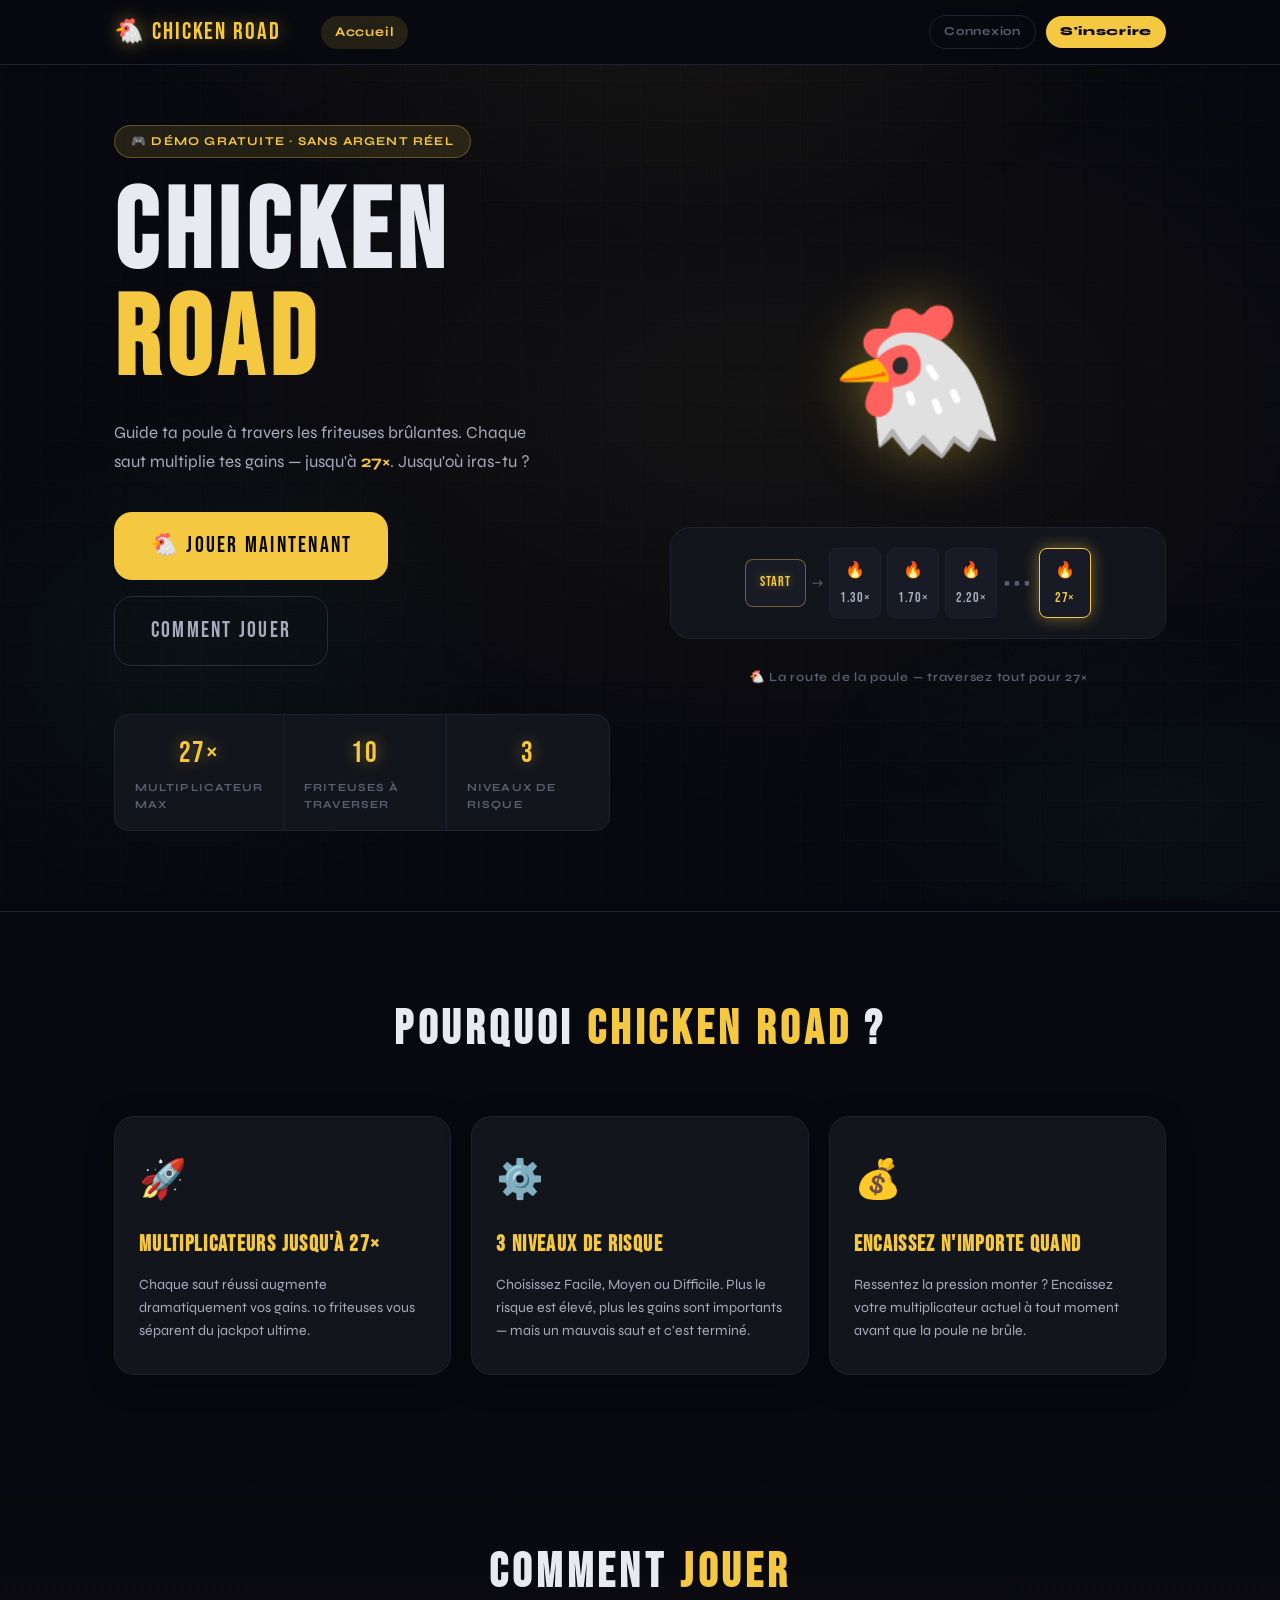
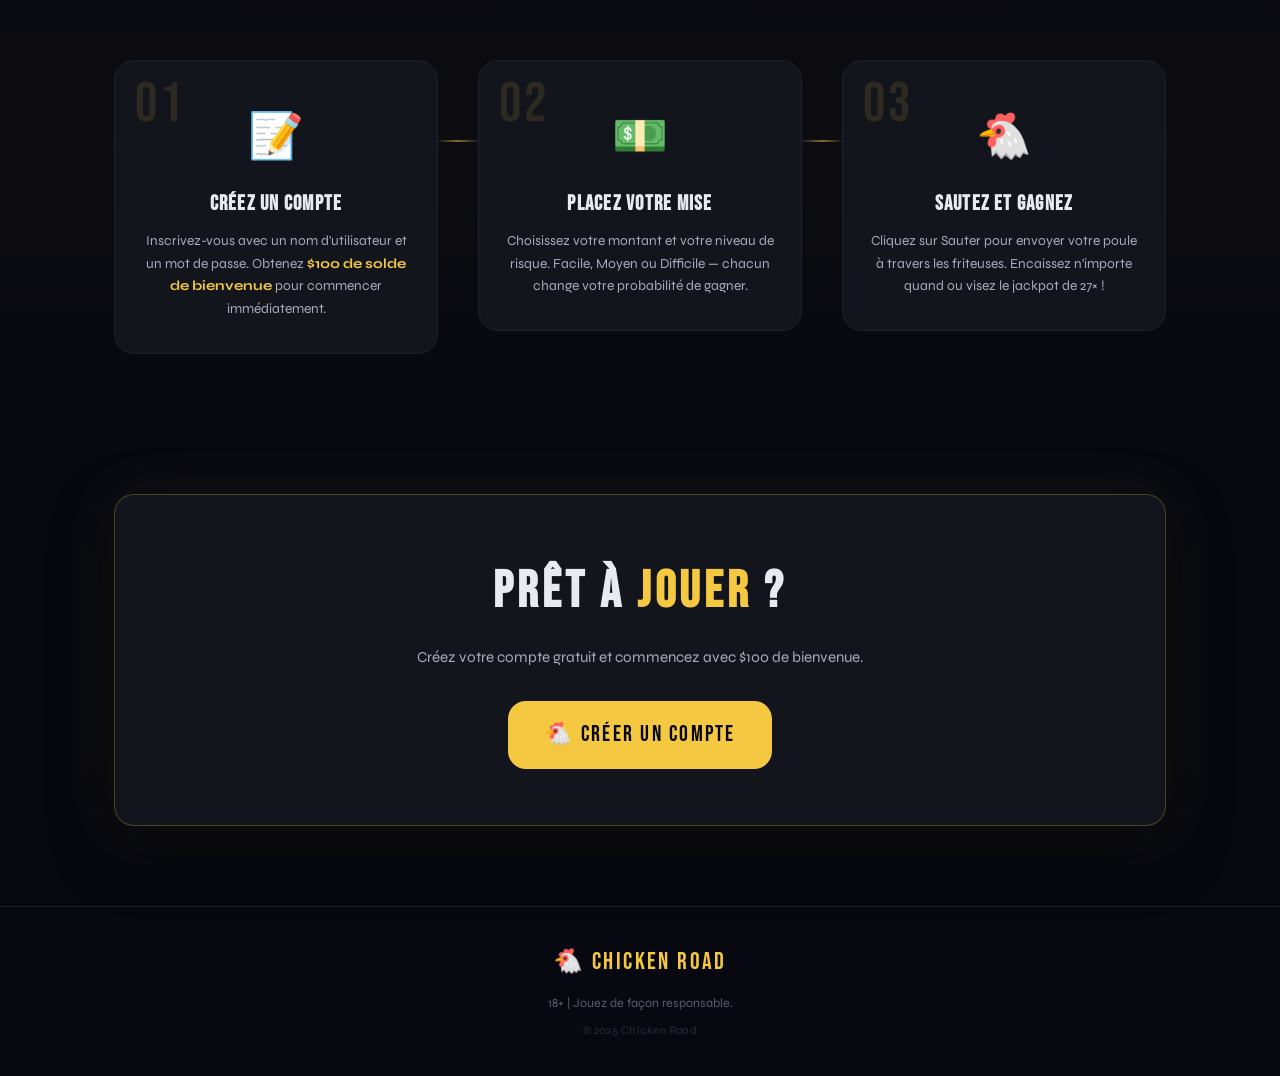
<file: chickenroad scam/index.html>
<!DOCTYPE html>
<html lang="fr">
<head>
  <meta charset="UTF-8"/>
  <meta name="viewport" content="width=device-width, initial-scale=1.0"/>
  <title>Chicken Road — Le jeu de saut ultime</title>
  <link rel="preconnect" href="https://fonts.googleapis.com">
  <link href="https://fonts.googleapis.com/css2?family=Bebas+Neue&family=Syne:wght@400;600;700;800&display=swap" rel="stylesheet">
  <link rel="stylesheet" href="css/global.css"/>
  <link rel="stylesheet" href="css/home.css"/>
</head>
<body>

  <!-- NAV (injected by JS) -->
  <header id="main-nav"></header>

  <!-- ══ HERO ══ -->
  <section class="hero">
    <div class="hero-bg"></div>
    <div class="container">

      <div class="hero-content">
        <div class="hero-badge">🎮 DÉMO GRATUITE · SANS ARGENT RÉEL</div>

        <h1 class="hero-title">
          CHICKEN<br>
          <span class="line-neon">ROAD</span>
        </h1>

        <p class="hero-sub">
          Guide ta poule à travers les friteuses brûlantes.
          Chaque saut multiplie tes gains — jusqu'à <strong style="color:var(--neon)">27×</strong>.
          Jusqu'où iras-tu ?
        </p>

        <div class="hero-cta">
          <a href="#" id="playBtn" class="btn-neon btn-lg">🐔 JOUER MAINTENANT</a>
          <a href="#how" class="btn-outline btn-lg">COMMENT JOUER</a>
        </div>

        <div class="hero-stats">
          <div class="hs-item">
            <span class="hs-val">27×</span>
            <span class="hs-label">Multiplicateur max</span>
          </div>
          <div class="hs-sep"></div>
          <div class="hs-item">
            <span class="hs-val">10</span>
            <span class="hs-label">Friteuses à traverser</span>
          </div>
          <div class="hs-sep"></div>
          <div class="hs-item">
            <span class="hs-val">3</span>
            <span class="hs-label">Niveaux de risque</span>
          </div>
        </div>
      </div>

      <div class="hero-visual">
        <div class="chicken-hero">🐔</div>
        <div class="road-preview">
          <div class="rp-platform start-plat">START</div>
          <div class="rp-arrow">→</div>
          <div class="rp-pan" style="--i:0"><div class="rp-flame">🔥</div><span>1.30×</span></div>
          <div class="rp-pan" style="--i:1"><div class="rp-flame">🔥</div><span>1.70×</span></div>
          <div class="rp-pan" style="--i:2"><div class="rp-flame">🔥</div><span>2.20×</span></div>
          <div class="rp-dots">•••</div>
          <div class="rp-pan jackpot"><div class="rp-flame">🔥</div><span>27×</span></div>
        </div>
        <p class="visual-caption">🐔 La route de la poule — traversez tout pour 27×</p>
      </div>

    </div>
  </section>

  <!-- ══ FEATURES ══ -->
  <section class="features">
    <div class="container">
      <h2 class="section-title">POURQUOI <span class="accent">CHICKEN ROAD</span> ?</h2>
      <div class="features-grid">

        <div class="feat-card">
          <div class="feat-icon">🚀</div>
          <h3>Multiplicateurs jusqu'à 27×</h3>
          <p>Chaque saut réussi augmente dramatiquement vos gains. 10 friteuses vous séparent du jackpot ultime.</p>
        </div>

        <div class="feat-card">
          <div class="feat-icon">⚙️</div>
          <h3>3 Niveaux de risque</h3>
          <p>Choisissez Facile, Moyen ou Difficile. Plus le risque est élevé, plus les gains sont importants — mais un mauvais saut et c'est terminé.</p>
        </div>

        <div class="feat-card">
          <div class="feat-icon">💰</div>
          <h3>Encaissez n'importe quand</h3>
          <p>Ressentez la pression monter ? Encaissez votre multiplicateur actuel à tout moment avant que la poule ne brûle.</p>
        </div>

      </div>
    </div>
  </section>

  <!-- ══ HOW TO PLAY ══ -->
  <section class="how" id="how">
    <div class="container">
      <h2 class="section-title">COMMENT <span class="accent">JOUER</span></h2>
      <div class="steps">

        <div class="step">
          <div class="step-num">01</div>
          <div class="step-icon">📝</div>
          <h3>Créez un compte</h3>
          <p>Inscrivez-vous avec un nom d'utilisateur et un mot de passe. Obtenez <strong style="color:var(--neon)">$100 de solde de bienvenue</strong> pour commencer immédiatement.</p>
        </div>

        <div class="step-line"></div>

        <div class="step">
          <div class="step-num">02</div>
          <div class="step-icon">💵</div>
          <h3>Placez votre mise</h3>
          <p>Choisissez votre montant et votre niveau de risque. Facile, Moyen ou Difficile — chacun change votre probabilité de gagner.</p>
        </div>

        <div class="step-line"></div>

        <div class="step">
          <div class="step-num">03</div>
          <div class="step-icon">🐔</div>
          <h3>Sautez et gagnez</h3>
          <p>Cliquez sur Sauter pour envoyer votre poule à travers les friteuses. Encaissez n'importe quand ou visez le jackpot de 27× !</p>
        </div>

      </div>
    </div>
  </section>

  <!-- ══ CTA ══ -->
  <section class="cta-banner">
    <div class="container">
      <div class="cta-inner">
        <h2>PRÊT À <span style="color:var(--neon)">JOUER</span> ?</h2>
        <p>Créez votre compte gratuit et commencez avec $100 de bienvenue.</p>
        <div class="cta-buttons">
          <a href="#" id="ctaPlayBtn" class="btn-neon btn-lg">🐔 COMMENCER À JOUER</a>
          <a href="add-funds.html" id="ctaFundsBtn" class="btn-outline btn-lg" style="display:none">💰 AJOUTER DES FONDS</a>
        </div>
      </div>
    </div>
  </section>

  <!-- ══ FOOTER ══ -->
  <footer class="site-footer">
    <div class="container">
      <div class="footer-logo">🐔 CHICKEN ROAD</div>
      <p class="footer-warning">18+ | Jouez de façon responsable.</p>
      <p class="footer-copy">© 2025 Chicken Road</p>
    </div>
  </footer>

  <script src="js/utils.js"></script>
  <script>
    // Render nav
    renderNav('home');

    // Routing buttons based on auth state
    const logged = isLoggedIn();
    document.getElementById('playBtn').href    = logged ? 'game.html' : 'auth.html?tab=register';
    document.getElementById('ctaPlayBtn').href = logged ? 'game.html' : 'auth.html?tab=register';
    document.getElementById('ctaPlayBtn').textContent = logged ? '🎮 JOUER MAINTENANT' : '🐔 CRÉER UN COMPTE';

    if (logged) {
      document.getElementById('ctaFundsBtn').style.display = 'inline-flex';
    }
  </script>

</body>
</html>
</file>
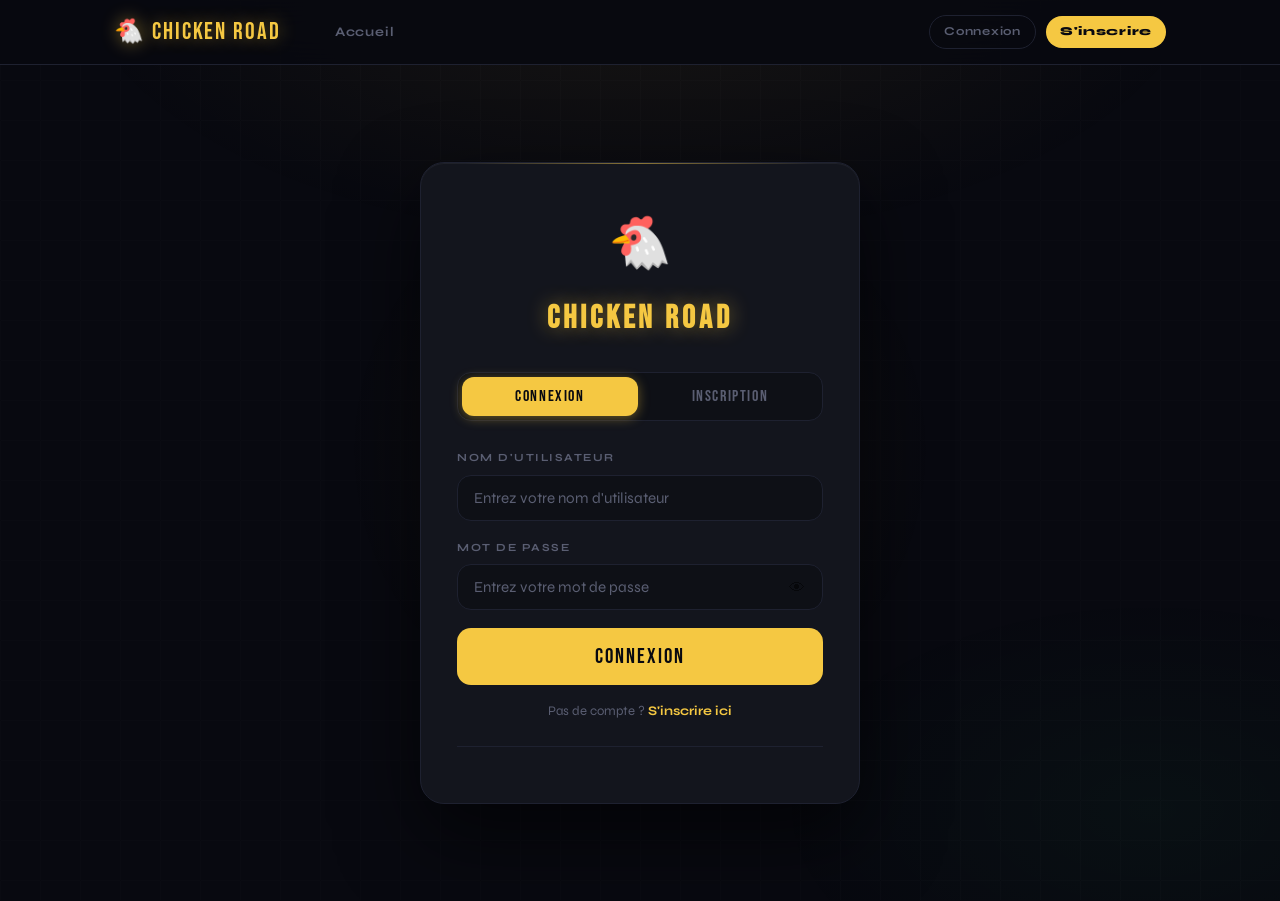
<file: chickenroad scam/add-funds.html>
<!DOCTYPE html>
<html lang="fr">
<head>
  <meta charset="UTF-8"/>
  <meta name="viewport" content="width=device-width, initial-scale=1.0"/>
  <title>Chicken Road — Ajouter des fonds</title>
  <link rel="preconnect" href="https://fonts.googleapis.com">
  <link href="https://fonts.googleapis.com/css2?family=Bebas+Neue&family=Syne:wght@400;600;700;800&display=swap" rel="stylesheet">
  <link rel="stylesheet" href="css/global.css"/>
  <link rel="stylesheet" href="css/funds.css"/>
</head>
<body>

  <!-- NAV -->
  <header id="main-nav"></header>

  <main class="funds-page">
    <div class="container">

      <!-- HEADER -->
      <div class="funds-header">
        <h1>AJOUTER DES FONDS</h1>
        <p>Rechargez votre portefeuille maintenant !</p>
      </div>

      <!-- BALANCE CARD -->
      <div class="balance-card">
        <div class="bc-left">
          <div class="bc-label">SOLDE ACTUEL</div>
          <div class="bc-amount">$<span id="displayBalance">0.00</span></div>
        </div>
        <div class="bc-right">
          <div class="bc-status"><span class="bc-dot"></span> COMPTE ACTIF</div>
          <a href="game.html" class="bc-play-btn">🎮 JOUER MAINTENANT</a>
        </div>
      </div>


      <!-- DEPOSIT CARD -->
      <div class="deposit-card">

        <!-- AMOUNT -->
        <div class="slabel">MONTANT DU DÉPÔT</div>
        <div class="amount-grid">
          <button class="amount-btn" onclick="selectPresetAmount(this, 20)">$20</button>
          <button class="amount-btn" onclick="selectPresetAmount(this, 50)">$50</button>
          <button class="amount-btn" onclick="selectPresetAmount(this, 100)">$100</button>
          <button class="amount-btn" onclick="selectPresetAmount(this, 200)">$200</button>
        </div>

        <div class="custom-amount-wrap">
          <span class="ca-sign">$</span>
          <input
            class="ca-input"
            id="customAmountInput"
            type="number"
            min="1"
            max="10000"
            placeholder="Montant personnalisé..."
            oninput="onCustomAmountInput(event)"
          />
        </div>

        <hr class="deposit-divider"/>

        <!-- PAYMENT METHODS -->
        <div class="slabel">MÉTHODE DE PAIEMENT</div>
        <div class="methods-list">

          <div class="method-item active" data-method="paypal" onclick="selectMethod(this, 'paypal')">
            <div class="mi-icon">🅿️</div>
            <div class="mi-info">
              <div class="mi-name">PayPal/div>
              <div class="mi-sub">Dépôt instantané</div>
            </div>
            <span class="mi-badge">RAPIDE</span>
            <div class="mi-radio"></div>
          </div>

          <div class="method-item" data-method="crypto" onclick="selectMethod(this, 'crypto')">
            <div class="mi-icon">₿</div>
            <div class="mi-info">
              <div class="mi-name">Crypto</div>
              <div class="mi-sub">BTC · ETH · USDT</div>
            </div>
            <span class="mi-badge">INSTANTANE</span>
            <div class="mi-radio"></div>
          </div>

        </div>

        <!-- ORDER SUMMARY -->
        <div class="order-summary">
          <div class="os-row">
            <span>Montant du dépôt</span>
            <span id="sumAmount">—</span>
          </div>
          <div class="os-row">
            <span>Frais de traitement</span>
            <span class="os-free">GRATUIT</span>
          </div>
          <div class="os-row total">
            <span>Vous recevez</span>
            <span class="os-val" id="sumTotal">$0.00</span>
          </div>
        </div>

        <!-- SUBMIT -->
        <button
          class="btn-neon btn-full"
          id="depositBtn"
          disabled
        >
          💳 DÉPÔT
        </button>

      </div>

      <!-- HISTORY -->
      <div class="deposit-history">
        <div class="slabel">HISTORIQUE DES DÉPÔTS</div>
        <div class="dh-list" id="depositHistoryList">
          <div class="dh-empty">Aucun dépôt effectué pour l'instant.</div>
        </div>
      </div>

    </div>
  </main>

  <script src="js/utils.js"></script>
  <script src="js/funds.js"></script>
  <script>
    // Auth guard
    if (!requireAuth()) { /* redirected */ }

    // Render nav
    renderNav('funds');
  </script>

</body>
</html>
</file>
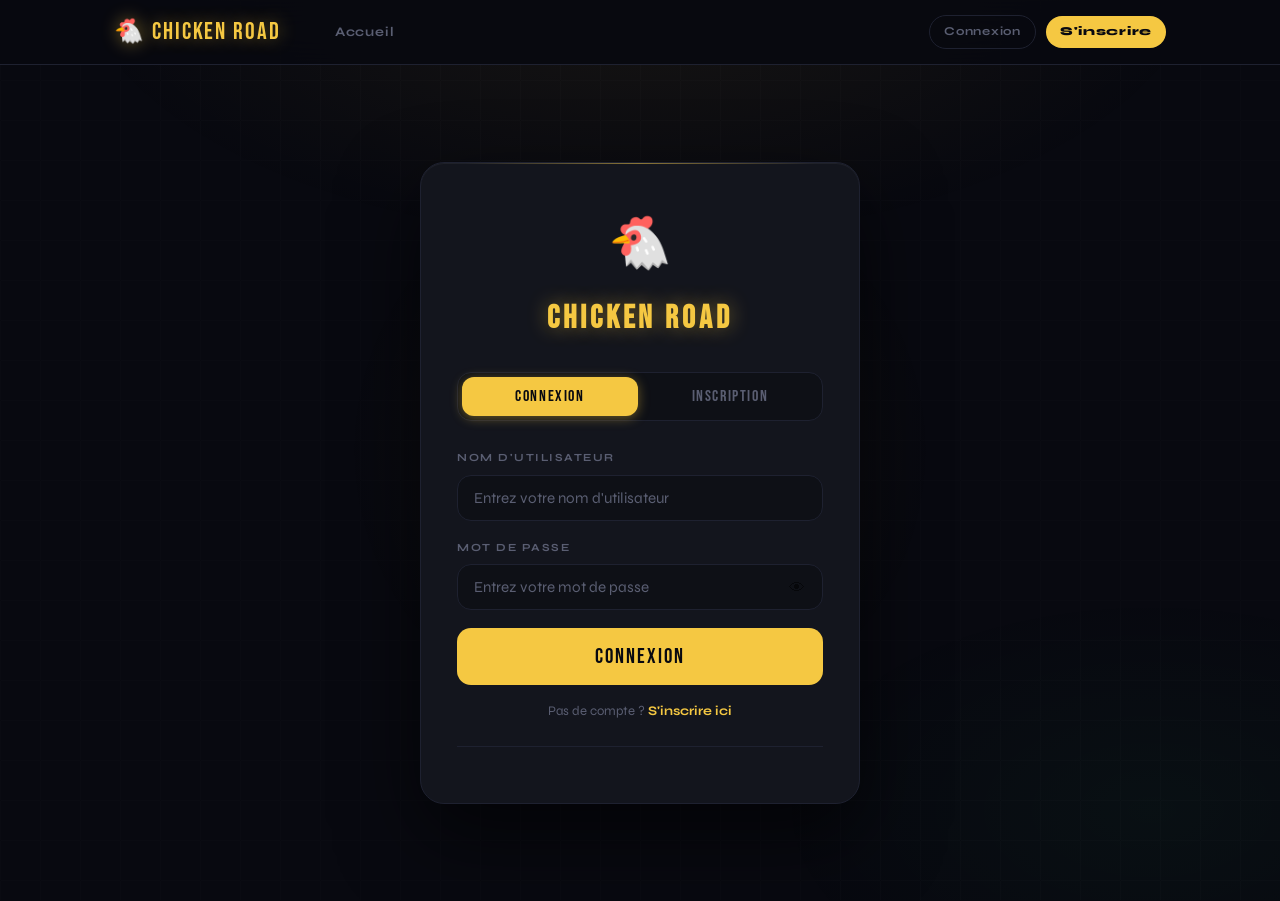
<file: chickenroad scam/auth.html>
<!DOCTYPE html>
<html lang="fr">
<head>
  <meta charset="UTF-8"/>
  <meta name="viewport" content="width=device-width, initial-scale=1.0"/>
  <title>Chicken Road — Connexion / Inscription</title>
  <link rel="preconnect" href="https://fonts.googleapis.com">
  <link href="https://fonts.googleapis.com/css2?family=Bebas+Neue&family=Syne:wght@400;600;700;800&display=swap" rel="stylesheet">
  <link rel="stylesheet" href="css/global.css"/>
  <link rel="stylesheet" href="css/auth.css"/>
</head>
<body>

  <!-- NAV -->
  <header id="main-nav"></header>

  <main class="auth-page">
    <div class="auth-card">

      <span class="auth-logo">🐔</span>
      <h1 class="auth-title">CHICKEN ROAD</h1>

      <!-- TABS -->
      <div class="auth-tabs">
        <button class="auth-tab active" id="tab-login"    onclick="switchTab('login')">CONNEXION</button>
        <button class="auth-tab"        id="tab-register" onclick="switchTab('register')">INSCRIPTION</button>
      </div>

      <!-- ═══ LOGIN FORM ═══ -->
      <form class="auth-form" id="loginForm" onsubmit="handleLogin(event)" novalidate>

        <div class="field-group">
          <label class="field-label" for="loginUsername">NOM D'UTILISATEUR</label>
          <input
            class="field-input"
            id="loginUsername"
            type="text"
            placeholder="Entrez votre nom d'utilisateur"
            autocomplete="username"
            spellcheck="false"
          />
        </div>

        <div class="field-group">
          <label class="field-label" for="loginPassword">MOT DE PASSE</label>
          <div class="field-password">
            <input
              class="field-input"
              id="loginPassword"
              type="password"
              placeholder="Entrez votre mot de passe"
              autocomplete="current-password"
            />
            <button type="button" class="pwd-toggle" onclick="togglePwd('loginPassword', this)" aria-label="Afficher/masquer">👁</button>
          </div>
        </div>

        <div class="field-error" id="loginError"></div>

        <button type="submit" class="btn-neon btn-full">CONNEXION</button>

        <p class="auth-switch">
          Pas de compte ?
          <a onclick="switchTab('register')" role="button" tabindex="0">S'inscrire ici</a>
        </p>

      </form>

      <!-- ═══ REGISTER FORM ═══ -->
      <form class="auth-form hidden" id="registerForm" onsubmit="handleRegister(event)" novalidate>

        <div class="field-group">
          <label class="field-label" for="regUsername">NOM D'UTILISATEUR</label>
          <input
            class="field-input"
            id="regUsername"
            type="text"
            placeholder="Choisissez un nom (3-20 caractères)"
            autocomplete="username"
            spellcheck="false"
            maxlength="20"
          />
          <div class="field-hint">Lettres, chiffres et _ uniquement</div>
        </div>

        <div class="field-group">
          <label class="field-label" for="regPassword">MOT DE PASSE</label>
          <div class="field-password">
            <input
              class="field-input"
              id="regPassword"
              type="password"
              placeholder="Min. 6 caractères"
              autocomplete="new-password"
            />
            <button type="button" class="pwd-toggle" onclick="togglePwd('regPassword', this)" aria-label="Afficher/masquer">👁</button>
          </div>
          <div class="pwd-strength"><div class="pwd-strength-bar" id="pwdStrengthBar"></div></div>
          <div class="pwd-hint" id="pwdHint"></div>
        </div>

        <div class="field-group">
          <label class="field-label" for="regConfirm">CONFIRMER LE MOT DE PASSE</label>
          <div class="field-password">
            <input
              class="field-input"
              id="regConfirm"
              type="password"
              placeholder="Répétez votre mot de passe"
              autocomplete="new-password"
            />
            <button type="button" class="pwd-toggle" onclick="togglePwd('regConfirm', this)" aria-label="Afficher/masquer">👁</button>
          </div>
        </div>

        <div class="field-error" id="registerError"></div>

        <div class="welcome-bonus">
          🎁 Recevez peut-être <strong>$100 de solde de bienvenue</strong> à l'inscription !
        </div>

        <button type="submit" class="btn-neon btn-full">CRÉER UN COMPTE</button>

        <p class="auth-switch">
          Déjà un compte ?
          <a onclick="switchTab('login')" role="button" tabindex="0">Se connecter ici</a>
        </p>

      </form>

      <p class="auth-demo-notice">
      </p>

    </div>
  </main>

  <script src="js/utils.js"></script>
  <script src="js/auth.js"></script>
  <script>
    // Render nav (not logged in)
    renderNav('');

    // If already logged in, redirect
    if (isLoggedIn()) {
      window.location.href = 'game.html';
    }

    // Check URL param for tab
    const urlParams = new URLSearchParams(window.location.search);
    const tab = urlParams.get('tab');
    if (tab === 'register') {
      switchTab('register');
    }

    // Allow Enter key to switch tab links
    document.querySelectorAll('.auth-switch a[role="button"]').forEach(el => {
      el.addEventListener('keydown', e => {
        if (e.code === 'Enter' || e.code === 'Space') {
          e.preventDefault(); el.click();
        }
      });
    });
  </script>

</body>
</html>
</file>
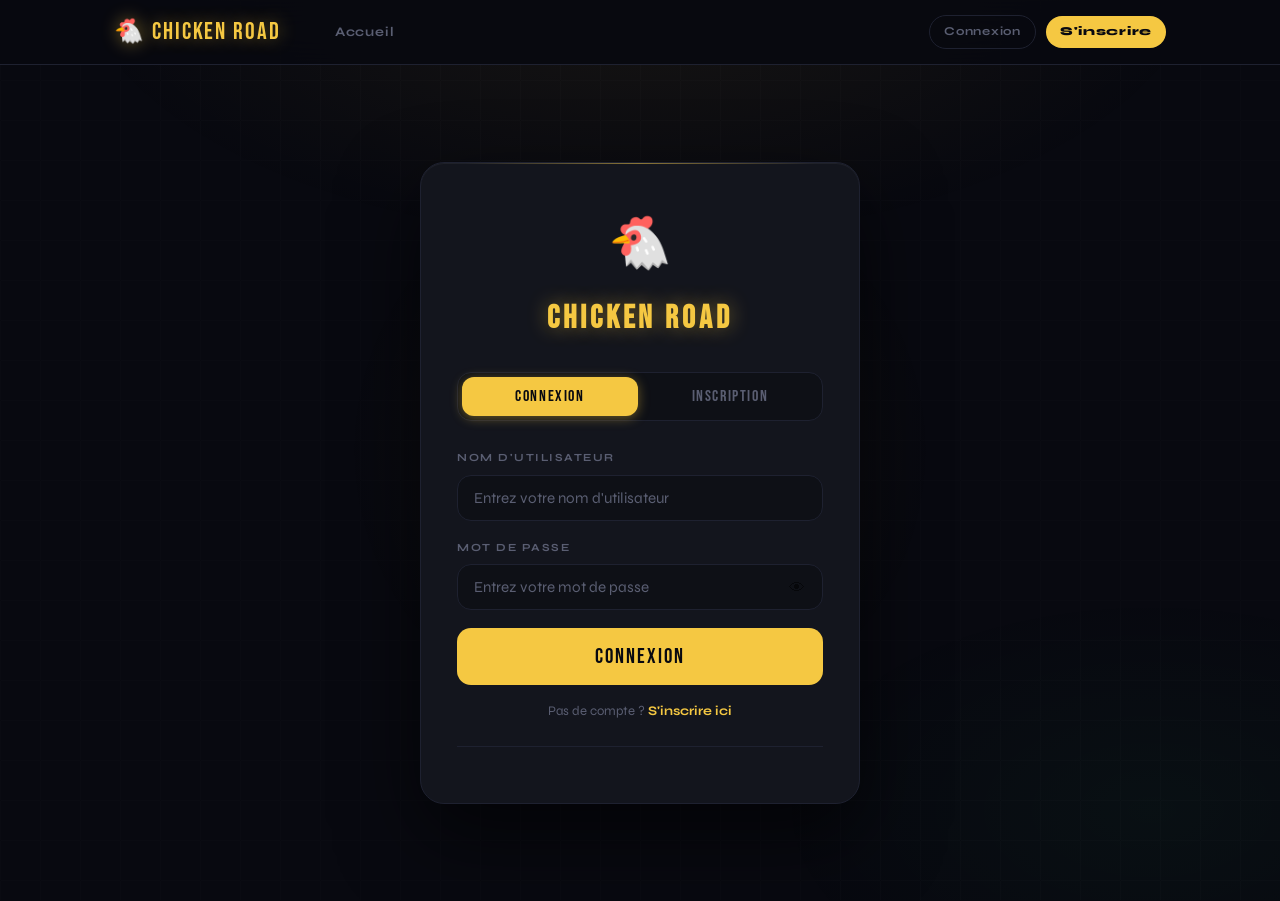
<file: chickenroad scam/game.html>
<!DOCTYPE html>
<html lang="fr">
<head>
  <meta charset="UTF-8"/>
  <meta name="viewport" content="width=device-width, initial-scale=1.0"/>
  <title>Chicken Road — Jouer</title>
  <link rel="preconnect" href="https://fonts.googleapis.com">
  <link href="https://fonts.googleapis.com/css2?family=Bebas+Neue&family=Syne:wght@400;600;700;800&display=swap" rel="stylesheet">
  <link rel="stylesheet" href="css/global.css"/>
  <link rel="stylesheet" href="css/game.css"/>
</head>
<body>

  <!-- NAV -->
  <header id="main-nav"></header>

  <div class="game-page">
    <div class="container">

      <!-- PAGE HEADER -->
      <div class="game-header">
        <h1>🐔 CHICKEN ROAD</h1>
        <div class="live-badge">
          <span class="live-dot"></span>
          DÉMO EN DIRECT
        </div>
      </div>

      <div class="game-columns">

        <!-- ══ ARENA ══ -->
        <div class="arena-wrap" id="arenaWrap">

          <div class="arena-topbar">
            <span class="arena-title">Route de la Poule</span>
            <span class="arena-hint">ESPACE / → pour sauter · C pour encaisser</span>
          </div>

          <!-- Canvas -->
          <canvas id="gameCanvas"></canvas>

          <!-- Result overlay -->
          <div class="result-overlay" id="overlay">
            <div class="ro-emoji"  id="ov-emoji">🎉</div>
            <div class="ro-title"  id="ov-title">ENCAISSÉ !</div>
            <div class="ro-sub"    id="ov-sub">Encaissé à 4.20×</div>
            <div class="ro-amount" id="ov-amount">+$84.00</div>
            <button class="ro-btn" onclick="resetGame()">REJOUER</button>
          </div>

          <!-- Multiplier trail -->
          <div class="mult-trail" id="multTrail"></div>

        </div>

        <!-- ══ SIDEBAR ══ -->
        <div class="sidebar">

          <!-- BET PANEL -->
          <div class="s-card">
            <div class="slabel">MISE</div>
            <div class="bet-wrap">
              <span class="bet-sign">$</span>
              <input
                class="bet-input"
                id="betInput"
                type="number"
                min="1"
                placeholder="0.00"
                value="10"
              />
            </div>

            <div class="bet-chips">
              <button class="chip" onclick="addBet(5)">+5</button>
              <button class="chip" onclick="addBet(10)">+10</button>
              <button class="chip" onclick="addBet(25)">+25</button>
              <button class="chip" onclick="setBet('half')">½</button>
              <button class="chip" onclick="setBet('double')">2×</button>
            </div>

            <!-- DIFFICULTY -->
            <div class="slabel">NIVEAU DE RISQUE</div>
            <div class="diff-grid">
              <button class="diff-btn active" data-diff="easy" onclick="setDiff(this)">
                FACILE
                <span class="diff-risk">Risque faible</span>
              </button>
              <button class="diff-btn" data-diff="medium" onclick="setDiff(this)">
                MOYEN
                <span class="diff-risk">Risque moyen</span>
              </button>
              <button class="diff-btn" data-diff="hard" onclick="setDiff(this)">
                DIFFICILE
                <span class="diff-risk">Risque élevé</span>
              </button>
            </div>

            <!-- LIVE STATS -->
            <div class="stats-grid">
              <div class="stat-box">
                <div class="sl">MULTIPLICATEUR</div>
                <div class="sv neon" id="statMult">1.00×</div>
              </div>
              <div class="stat-box">
                <div class="sl">GAIN POTENTIEL</div>
                <div class="sv green" id="statWin">$10.00</div>
              </div>
              <div class="stat-box">
                <div class="sl">SAUTS</div>
                <div class="sv" id="statJumps">0</div>
              </div>
              <div class="stat-box">
                <div class="sl">PROCHAIN</div>
                <div class="sv" id="statNext">1.30×</div>
              </div>
            </div>

            <!-- ACTIONS -->
            <button class="btn-neon btn-full" id="startBtn" onclick="startGame()">
              🐔 LANCER LA PARTIE
            </button>
            <button class="jump-btn" id="jumpBtn" onclick="doJump()">
              SAUTER →
            </button>
            <button class="cashout-btn" id="cashoutBtn" onclick="doCashout()">
              💰 ENCAISSER
            </button>

            <div class="kbd-hint">
              <kbd class="kbd">ESPACE</kbd> sauter &nbsp;·&nbsp;
              <kbd class="kbd">C</kbd> encaisser
            </div>
          </div>

          <!-- HISTORY -->
          <div class="s-card">
            <div class="slabel">DERNIÈRES PARTIES</div>
            <div class="history-list" id="historyList">
              <div class="h-empty">Aucune partie jouée.</div>
            </div>
          </div>

          

        </div>

      </div>
    </div>
  </div>

  <script src="js/utils.js"></script>
  <script src="js/game.js"></script>
  <script>
    // Auth guard — redirect to login if not connected
    if (!requireAuth()) { /* redirected */ }

    // Render nav
    renderNav('game');
  </script>

</body>
</html>
</file>
<file: chickenroad scam/css/global.css>
/* ══════════════════════════════════════════════════
   CHICKEN ROAD — Global Styles
   Variables · Reset · Nav · Buttons · Toast · Utils
══════════════════════════════════════════════════ */

@import url('https://fonts.googleapis.com/css2?family=Bebas+Neue&family=Syne:wght@400;600;700;800&display=swap');

/* ── CSS Variables ───────────────────────────────── */
:root {
  --bg:         #080910;
  --surface:    #0e1016;
  --card:       #13151d;
  --card2:      #181b25;
  --border:     #1e2130;
  --border2:    #272b3a;

  --neon:       #f5c842;
  --neon-dim:   rgba(245, 200, 66, 0.12);
  --neon-glow:  rgba(245, 200, 66, 0.45);
  --neon-dark:  rgba(245, 200, 66, 0.06);

  --green:      #39ff8f;
  --green-dim:  rgba(57, 255, 143, 0.12);
  --green-glow: rgba(57, 255, 143, 0.4);

  --red:        #ff4055;
  --red-dim:    rgba(255, 64, 85, 0.12);

  --orange:     #ff8c42;
  --blue:       #42c4ff;

  --text:       #e8eaf2;
  --text2:      #a8abbe;
  --muted:      #5a5e72;

  --r:          14px;
  --r-lg:       20px;
  --r-sm:       8px;

  --fh: 'Bebas Neue', sans-serif;
  --fb: 'Syne', sans-serif;

  --nav-h: 64px;
  --max-w: 1100px;
}

/* ── Reset ───────────────────────────────────────── */
*, *::before, *::after { box-sizing: border-box; margin: 0; padding: 0; }
html { scroll-behavior: smooth; font-size: 16px; }
body {
  background: var(--bg);
  color: var(--text);
  font-family: var(--fb);
  min-height: 100vh;
  overflow-x: hidden;
  line-height: 1.6;
}
a { color: inherit; text-decoration: none; }
button { font-family: var(--fb); cursor: pointer; }
input, textarea { font-family: var(--fb); }
img { max-width: 100%; display: block; }

/* ── Global BG atmosphere ───────────────────────── */
body::before {
  content: '';
  position: fixed; inset: 0; z-index: 0; pointer-events: none;
  background:
    radial-gradient(ellipse 70% 50% at 50% -5%, rgba(245,200,66,.07) 0%, transparent 65%),
    radial-gradient(ellipse 50% 40% at 90% 90%, rgba(57,255,143,.03) 0%, transparent 60%),
    url("data:image/svg+xml,%3Csvg width='40' height='40' viewBox='0 0 40 40' xmlns='http://www.w3.org/2000/svg'%3E%3Cg fill='%23ffffff' fill-opacity='0.013'%3E%3Cpath d='M0 0h40v1H0zM0 0v40h1V0z'/%3E%3C/g%3E%3C/svg%3E");
}

/* ── Container ───────────────────────────────────── */
.container {
  max-width: var(--max-w);
  margin: 0 auto;
  padding: 0 24px;
}

/* ══════════════════════════════════════════════════
   NAVIGATION
══════════════════════════════════════════════════ */
#main-nav {
  position: sticky; top: 0; z-index: 200;
  background: rgba(8, 9, 16, 0.92);
  backdrop-filter: blur(20px);
  border-bottom: 1px solid var(--border);
}
.nav-inner {
  max-width: var(--max-w);
  margin: 0 auto;
  display: flex;
  align-items: center;
  height: var(--nav-h);
  padding: 0 24px;
  gap: 16px;
}
.nav-logo {
  display: flex; align-items: center; gap: 8px;
  font-family: var(--fh);
  font-size: 1.5rem;
  letter-spacing: .08em;
  color: var(--neon);
  text-shadow: 0 0 18px var(--neon-glow);
  flex-shrink: 0;
}
.nav-links {
  display: flex; align-items: center; gap: 4px;
  margin-left: 24px;
}
.nav-link {
  padding: 6px 14px;
  border-radius: 40px;
  font-size: .82rem;
  font-weight: 700;
  letter-spacing: .06em;
  color: var(--muted);
  transition: all .18s;
}
.nav-link:hover { color: var(--text); background: var(--card); }
.nav-link.active { color: var(--neon); background: var(--neon-dim); }

.nav-right {
  margin-left: auto;
  display: flex; align-items: center; gap: 10px;
}
.nav-wallet {
  display: flex; align-items: center; gap: 8px;
  background: var(--card);
  border: 1px solid var(--border);
  border-radius: 40px;
  padding: 6px 16px;
  font-size: .82rem;
  font-weight: 700;
  letter-spacing: .04em;
  color: var(--neon);
}
.wallet-dot {
  width: 7px; height: 7px; border-radius: 50%;
  background: var(--green);
  box-shadow: 0 0 8px var(--green-glow);
  animation: blink 2s infinite;
}
.nav-user {
  display: flex; align-items: center; gap: 8px;
  font-size: .82rem; font-weight: 700; color: var(--text2);
}
.user-avatar {
  width: 30px; height: 30px; border-radius: 50%;
  background: var(--neon-dim);
  border: 1px solid var(--neon);
  display: flex; align-items: center; justify-content: center;
  font-size: .8rem; font-weight: 800; color: var(--neon);
}
.nav-logout {
  background: transparent;
  border: 1px solid var(--border);
  border-radius: 40px;
  padding: 5px 14px;
  font-size: .75rem; font-weight: 700;
  letter-spacing: .06em;
  color: var(--muted);
  transition: all .18s;
}
.nav-logout:hover { border-color: var(--red); color: var(--red); }

/* Mobile hamburger */
.nav-hamburger {
  display: none;
  background: none; border: none;
  font-size: 1.4rem; color: var(--text);
  margin-left: auto;
}
.nav-mobile {
  display: none;
  flex-direction: column; gap: 2px;
  padding: 12px 20px 16px;
  border-top: 1px solid var(--border);
  background: rgba(8,9,16,.98);
}
.nav-mobile.open { display: flex; }
.nav-mobile a, .nav-mobile button {
  padding: 10px 16px;
  border-radius: var(--r-sm);
  font-weight: 700; font-size: .9rem;
  color: var(--text2); background: none; border: none; text-align: left;
  transition: all .15s;
}
.nav-mobile a:hover, .nav-mobile button:hover {
  color: var(--neon); background: var(--neon-dim);
}

/* ══════════════════════════════════════════════════
   BUTTONS
══════════════════════════════════════════════════ */
.btn-neon {
  display: inline-flex; align-items: center; justify-content: center; gap: 8px;
  background: var(--neon);
  border: none; border-radius: var(--r);
  padding: 13px 28px;
  font-family: var(--fh);
  font-size: 1.2rem; letter-spacing: .1em;
  color: #080910;
  cursor: pointer;
  transition: all .22s;
  position: relative; overflow: hidden;
}
.btn-neon::before {
  content: '';
  position: absolute; inset: 0;
  background: linear-gradient(90deg, transparent, rgba(255,255,255,.25), transparent);
  transform: translateX(-100%); transition: transform .5s;
}
.btn-neon:hover {
  box-shadow: 0 0 36px var(--neon-glow), 0 8px 24px rgba(245,200,66,.3);
  transform: translateY(-2px);
}
.btn-neon:hover::before { transform: translateX(100%); }
.btn-neon:active { transform: translateY(0); }
.btn-neon:disabled { opacity: .35; cursor: not-allowed; transform: none; box-shadow: none; }

.btn-neon.btn-lg { padding: 16px 36px; font-size: 1.4rem; border-radius: calc(var(--r) + 4px); }
.btn-neon.btn-full { width: 100%; font-size: 1.3rem; padding: 16px; }
.btn-neon.btn-sm { padding: 8px 18px; font-size: 1rem; }

.btn-outline {
  display: inline-flex; align-items: center; justify-content: center;
  background: transparent;
  border: 1px solid var(--border2); border-radius: var(--r);
  padding: 13px 28px;
  font-family: var(--fh);
  font-size: 1.2rem; letter-spacing: .1em;
  color: var(--text2);
  cursor: pointer; transition: all .2s;
}
.btn-outline:hover { border-color: var(--neon); color: var(--neon); background: var(--neon-dim); }
.btn-outline.btn-lg { padding: 16px 36px; font-size: 1.4rem; border-radius: calc(var(--r) + 4px); }
.btn-outline.btn-full { width: 100%; margin-top: 10px; font-size: 1.2rem; padding: 14px; }

.btn-ghost {
  display: inline-flex; align-items: center; justify-content: center;
  background: var(--card);
  border: 1px solid var(--border); border-radius: var(--r);
  padding: 10px 20px;
  font-weight: 700; font-size: .85rem; letter-spacing: .05em;
  color: var(--text2); cursor: pointer; transition: all .18s;
}
.btn-ghost:hover { border-color: var(--border2); color: var(--text); }

.btn-outline-sm {
  display: inline-flex; align-items: center;
  background: transparent;
  border: 1px solid var(--border); border-radius: 40px;
  padding: 6px 14px; font-size: .75rem; font-weight: 700;
  letter-spacing: .06em; color: var(--muted); transition: all .18s;
}
.btn-outline-sm:hover { border-color: var(--neon); color: var(--neon); }

.btn-neon-sm {
  display: inline-flex; align-items: center;
  background: var(--neon); border: none; border-radius: 40px;
  padding: 6px 14px; font-size: .75rem; font-weight: 800;
  letter-spacing: .06em; color: #080910; transition: all .18s;
}
.btn-neon-sm:hover { box-shadow: 0 0 18px var(--neon-glow); }

.btn-green {
  display: inline-flex; align-items: center; justify-content: center;
  background: transparent;
  border: 2px solid var(--green); border-radius: var(--r);
  padding: 13px 28px;
  font-family: var(--fh);
  font-size: 1.2rem; letter-spacing: .1em;
  color: var(--green); cursor: pointer; transition: all .22s;
}
.btn-green:hover { background: var(--green-dim); box-shadow: 0 0 24px var(--green-glow); }
.btn-green.btn-full { width: 100%; font-size: 1.3rem; padding: 16px; }
.btn-green:disabled { opacity: .3; cursor: not-allowed; }

/* ══════════════════════════════════════════════════
   FORM ELEMENTS
══════════════════════════════════════════════════ */
.field-group { margin-bottom: 18px; }
.field-label {
  display: block;
  font-size: .68rem; font-weight: 700;
  letter-spacing: .14em; text-transform: uppercase;
  color: var(--muted); margin-bottom: 8px;
}
.field-input {
  width: 100%;
  background: var(--surface);
  border: 1px solid var(--border);
  border-radius: var(--r);
  padding: 13px 16px;
  font-family: var(--fb);
  font-size: .95rem; color: var(--text);
  outline: none; transition: border-color .18s, box-shadow .18s;
}
.field-input::placeholder { color: var(--muted); }
.field-input:focus {
  border-color: var(--neon);
  box-shadow: 0 0 0 3px var(--neon-dim);
}
.field-input.error { border-color: var(--red); box-shadow: 0 0 0 3px var(--red-dim); }
.field-hint { font-size: .72rem; color: var(--muted); margin-top: 5px; }
.field-error {
  display: none;
  color: var(--red); font-size: .8rem; font-weight: 600;
  margin-bottom: 12px; padding: 10px 14px;
  background: var(--red-dim); border-radius: var(--r-sm);
  border: 1px solid rgba(255,64,85,.25);
}
.field-error.show { display: block; }

/* ══════════════════════════════════════════════════
   SECTION LABEL
══════════════════════════════════════════════════ */
.slabel {
  font-size: .68rem; font-weight: 700;
  letter-spacing: .15em; text-transform: uppercase;
  color: var(--muted); margin-bottom: 12px;
}

/* ══════════════════════════════════════════════════
   CARD
══════════════════════════════════════════════════ */
.cr-card {
  background: var(--card);
  border: 1px solid var(--border);
  border-radius: var(--r-lg);
  padding: 28px 24px;
  box-shadow: 0 20px 60px rgba(0,0,0,.5), inset 0 1px 0 rgba(255,255,255,.04);
}

/* ══════════════════════════════════════════════════
   TOAST NOTIFICATION
══════════════════════════════════════════════════ */
.cr-toast {
  position: fixed;
  bottom: 28px; left: 50%;
  transform: translateX(-50%) translateY(120px);
  z-index: 9999;
  background: var(--card);
  border-radius: 50px;
  padding: 13px 26px;
  font-weight: 700; font-size: .88rem; letter-spacing: .02em;
  white-space: nowrap;
  transition: transform .4s cubic-bezier(.34,1.56,.64,1);
  box-shadow: 0 12px 40px rgba(0,0,0,.6);
  pointer-events: none;
}
.cr-toast.cr-toast-show { transform: translateX(-50%) translateY(0); }
.cr-toast.cr-toast-win  { border: 1px solid var(--green); color: var(--green); box-shadow: 0 0 30px rgba(57,255,143,.18), 0 12px 40px rgba(0,0,0,.6); }
.cr-toast.cr-toast-loss { border: 1px solid var(--red);   color: var(--red);   }
.cr-toast.cr-toast-info { border: 1px solid var(--neon);  color: var(--neon);  }

/* ══════════════════════════════════════════════════
   PARTICLES
══════════════════════════════════════════════════ */
@keyframes crBurst {
  0%   { opacity: 1; transform: translate(0,0) scale(1) rotate(0deg); }
  100% { opacity: 0; transform: translate(var(--tx), var(--ty)) scale(.3) rotate(480deg); }
}

/* ══════════════════════════════════════════════════
   ANIMATIONS
══════════════════════════════════════════════════ */
@keyframes blink { 0%,100%{opacity:1} 50%{opacity:.4} }
@keyframes fadeUp {
  from { opacity: 0; transform: translateY(24px); }
  to   { opacity: 1; transform: translateY(0); }
}
@keyframes fadeIn {
  from { opacity: 0; } to { opacity: 1; }
}
@keyframes popIn {
  from { opacity: 0; transform: scale(.5); }
  to   { opacity: 1; transform: scale(1); }
}
@keyframes float {
  0%,100% { transform: translateY(0); }
  50%     { transform: translateY(-12px); }
}
@keyframes glow {
  0%,100% { text-shadow: 0 0 20px var(--neon-glow); }
  50%     { text-shadow: 0 0 40px var(--neon-glow), 0 0 80px rgba(245,200,66,.2); }
}
@keyframes spin { to { transform: rotate(360deg); } }
@keyframes shake {
  0%,100%{transform:translateX(0)}
  20%{transform:translateX(-8px)}
  40%{transform:translateX(8px)}
  60%{transform:translateX(-5px)}
  80%{transform:translateX(5px)}
}

/* ══════════════════════════════════════════════════
   RESPONSIVE NAV
══════════════════════════════════════════════════ */
@media (max-width: 680px) {
  .nav-links { display: none; }
  .nav-right { display: none; }
  .nav-hamburger { display: block; }
  .nav-inner { padding: 0 16px; }
}
@media (max-width: 400px) {
  :root { --nav-h: 56px; }
}
</file>
<file: chickenroad scam/css/home.css>
/* ══════════════════════════════════════════════════
   CHICKEN ROAD — Home Page Styles
══════════════════════════════════════════════════ */

/* ── HERO ─────────────────────────────────────── */
.hero {
  position: relative; z-index: 1;
  min-height: calc(100vh - var(--nav-h));
  display: flex; align-items: center;
  overflow: hidden;
}
.hero-bg {
  position: absolute; inset: 0; z-index: 0;
  background:
    radial-gradient(ellipse 80% 70% at 60% 40%, rgba(245,200,66,.05) 0%, transparent 70%),
    radial-gradient(ellipse 40% 50% at 15% 70%, rgba(57,255,143,.04) 0%, transparent 60%);
}
.hero .container {
  position: relative; z-index: 1;
  display: grid;
  grid-template-columns: 1fr 1fr;
  gap: 60px;
  align-items: center;
  padding-top: 60px; padding-bottom: 80px;
}
.hero-content { animation: fadeUp .6s ease both; }

.hero-badge {
  display: inline-flex; align-items: center; gap: 8px;
  background: var(--neon-dim);
  border: 1px solid rgba(245,200,66,.3);
  border-radius: 40px;
  padding: 6px 16px;
  font-size: .75rem; font-weight: 700;
  letter-spacing: .1em; text-transform: uppercase;
  color: var(--neon); margin-bottom: 24px;
}

.hero-title {
  font-family: var(--fh);
  font-size: clamp(4rem, 10vw, 7rem);
  letter-spacing: .06em;
  line-height: .95;
  color: var(--text);
  margin-bottom: 24px;
  animation: glow 3s ease-in-out infinite;
}
.hero-title .line-neon { color: var(--neon); display: block; }

.hero-sub {
  font-size: 1.05rem; color: var(--text2);
  line-height: 1.7; margin-bottom: 36px;
  max-width: 440px;
}

.hero-cta {
  display: flex; align-items: center; gap: 16px;
  flex-wrap: wrap; margin-bottom: 48px;
}

.hero-stats {
  display: flex; align-items: center; gap: 0;
  background: var(--card);
  border: 1px solid var(--border);
  border-radius: var(--r);
  overflow: hidden;
}
.hs-item {
  flex: 1;
  display: flex; flex-direction: column; align-items: center;
  padding: 16px 20px;
}
.hs-val {
  font-family: var(--fh);
  font-size: 1.8rem; letter-spacing: .06em;
  color: var(--neon);
  text-shadow: 0 0 16px var(--neon-glow);
}
.hs-label {
  font-size: .68rem; font-weight: 700;
  letter-spacing: .1em; text-transform: uppercase;
  color: var(--muted); margin-top: 2px;
}
.hs-sep { width: 1px; align-self: stretch; background: var(--border); }

/* ── HERO VISUAL ─────────────────────────────── */
.hero-visual {
  position: relative;
  display: flex; flex-direction: column;
  align-items: center; gap: 28px;
  animation: fadeUp .6s .15s ease both;
}

.chicken-hero {
  font-size: clamp(5rem, 12vw, 9rem);
  animation: float 3s ease-in-out infinite;
  filter: drop-shadow(0 0 30px rgba(245,200,66,.4));
  text-align: center;
}

.road-preview {
  display: flex; align-items: center; gap: 6px;
  background: var(--card);
  border: 1px solid var(--border);
  border-radius: var(--r-lg);
  padding: 20px 18px;
  width: 100%;
  flex-wrap: wrap;
  justify-content: center;
}
.rp-platform.start-plat {
  background: var(--card2);
  border: 1px solid rgba(245,200,66,.4);
  border-radius: var(--r-sm);
  padding: 12px 14px;
  font-family: var(--fh);
  font-size: .85rem; letter-spacing: .08em;
  color: var(--neon);
  text-shadow: 0 0 10px var(--neon-glow);
}
.rp-arrow { color: var(--muted); font-size: .85rem; }
.rp-pan {
  display: flex; flex-direction: column; align-items: center; gap: 4px;
  background: var(--card2);
  border: 1px solid var(--border);
  border-radius: var(--r-sm);
  padding: 8px 10px; min-width: 52px;
  transition: all .2s;
  animation: panPulse calc(2s + var(--i) * 0.3s) ease-in-out infinite alternate;
}
@keyframes panPulse {
  from { border-color: var(--border); }
  to   { border-color: rgba(255,140,66,.4); box-shadow: 0 0 10px rgba(255,140,66,.15); }
}
.rp-pan.jackpot {
  border-color: var(--neon) !important;
  box-shadow: 0 0 16px var(--neon-glow) !important;
  animation: jackpotPulse 1.5s ease-in-out infinite alternate;
}
@keyframes jackpotPulse {
  from { box-shadow: 0 0 10px var(--neon-glow); }
  to   { box-shadow: 0 0 26px var(--neon-glow); }
}
.rp-flame { font-size: 1rem; }
.rp-pan span {
  font-family: var(--fh); font-size: .9rem; letter-spacing: .04em;
  color: var(--text2);
}
.rp-pan.jackpot span { color: var(--neon); }
.rp-dots { color: var(--muted); font-size: 1.1rem; letter-spacing: 2px; }

.visual-caption {
  text-align: center; font-size: .78rem;
  color: var(--muted); font-weight: 600; letter-spacing: .06em;
}

/* ── FEATURES ─────────────────────────────────── */
.features {
  position: relative; z-index: 1;
  padding: 80px 0;
  border-top: 1px solid var(--border);
}
.section-title {
  font-family: var(--fh);
  font-size: clamp(2rem, 5vw, 3rem);
  letter-spacing: .1em; color: var(--text);
  text-align: center; margin-bottom: 48px;
}
.section-title .accent { color: var(--neon); }

.features-grid {
  display: grid;
  grid-template-columns: repeat(3, 1fr);
  gap: 20px;
}
.feat-card {
  background: var(--card);
  border: 1px solid var(--border);
  border-radius: var(--r-lg);
  padding: 32px 24px;
  transition: all .25s;
  box-shadow: 0 8px 30px rgba(0,0,0,.3);
}
.feat-card:hover {
  border-color: rgba(245,200,66,.3);
  transform: translateY(-4px);
  box-shadow: 0 16px 48px rgba(0,0,0,.4), 0 0 30px var(--neon-dark);
}
.feat-icon { font-size: 2.4rem; margin-bottom: 16px; }
.feat-card h3 {
  font-family: var(--fh);
  font-size: 1.4rem; letter-spacing: .06em;
  color: var(--neon); margin-bottom: 10px;
}
.feat-card p { font-size: .88rem; color: var(--text2); line-height: 1.65; }

/* ── HOW TO PLAY ──────────────────────────────── */
.how {
  position: relative; z-index: 1;
  padding: 80px 0;
  background: linear-gradient(180deg, transparent, rgba(245,200,66,.025) 50%, transparent);
}
.steps {
  display: flex; align-items: flex-start;
  gap: 0; margin-top: 8px;
}
.step {
  flex: 1;
  display: flex; flex-direction: column; align-items: center;
  text-align: center; padding: 32px 24px;
  background: var(--card);
  border: 1px solid var(--border);
  border-radius: var(--r-lg);
  position: relative;
}
.step-num {
  font-family: var(--fh);
  font-size: 3.5rem; letter-spacing: .05em;
  color: var(--neon-dim);
  position: absolute; top: 16px; left: 20px;
  line-height: 1;
}
.step-icon { font-size: 2.8rem; margin-bottom: 14px; margin-top: 8px; }
.step h3 {
  font-family: var(--fh);
  font-size: 1.3rem; letter-spacing: .06em;
  color: var(--text); margin-bottom: 10px;
}
.step p { font-size: .86rem; color: var(--text2); line-height: 1.65; }
.step-line {
  flex-shrink: 0; width: 40px; height: 2px;
  background: linear-gradient(90deg, var(--border), var(--neon), var(--border));
  margin-top: 80px; opacity: .5;
}

/* ── DEMO CTA BANNER ──────────────────────────── */
.cta-banner {
  position: relative; z-index: 1;
  padding: 60px 0 80px;
}
.cta-inner {
  background: var(--card);
  border: 1px solid rgba(245,200,66,.25);
  border-radius: var(--r-lg);
  padding: 56px 48px;
  text-align: center;
  box-shadow: 0 0 60px rgba(245,200,66,.06), 0 24px 64px rgba(0,0,0,.4);
}
.cta-inner h2 {
  font-family: var(--fh);
  font-size: clamp(2rem, 5vw, 3.2rem);
  letter-spacing: .08em; margin-bottom: 12px;
}
.cta-inner p { color: var(--text2); margin-bottom: 32px; font-size: .95rem; }
.cta-buttons { display: flex; align-items: center; justify-content: center; gap: 16px; flex-wrap: wrap; }

/* ── FOOTER ───────────────────────────────────── */
.site-footer {
  position: relative; z-index: 1;
  border-top: 1px solid var(--border);
  padding: 36px 0;
  text-align: center;
}
.footer-logo {
  font-family: var(--fh);
  font-size: 1.5rem; letter-spacing: .1em;
  color: var(--neon); margin-bottom: 12px;
}
.footer-warning {
  font-size: .78rem; color: var(--muted);
  margin-bottom: 8px; line-height: 1.6;
}
.footer-copy { font-size: .72rem; color: var(--border2); letter-spacing: .04em; }

/* ── RESPONSIVE ───────────────────────────────── */
@media (max-width: 900px) {
  .hero .container { grid-template-columns: 1fr; gap: 40px; text-align: center; padding-top: 40px; }
  .hero-sub { margin: 0 auto 32px; }
  .hero-cta { justify-content: center; }
  .hero-stats { max-width: 420px; margin: 0 auto; }
  .hero-visual { order: -1; }
  .features-grid { grid-template-columns: 1fr; }
  .steps { flex-direction: column; gap: 16px; }
  .step-line { width: 2px; height: 30px; background: linear-gradient(180deg, var(--border), var(--neon), var(--border)); margin: 0 0 0 24px; align-self: flex-start; }
  .cta-inner { padding: 36px 24px; }
}
@media (max-width: 480px) {
  .hero-cta { flex-direction: column; align-items: stretch; }
  .btn-neon.btn-lg, .btn-outline.btn-lg { text-align: center; }
}
</file>
<file: chickenroad scam/css/funds.css>
/* ══════════════════════════════════════════════════
   CHICKEN ROAD — Add Funds Page Styles
══════════════════════════════════════════════════ */

.funds-page {
  position: relative; z-index: 1;
  padding: 48px 0 80px;
}
.funds-page .container { max-width: 580px; }

.funds-header {
  text-align: center; margin-bottom: 36px;
  animation: fadeUp .4s ease both;
}
.funds-header h1 {
  font-family: var(--fh);
  font-size: clamp(2.2rem, 7vw, 3.6rem);
  letter-spacing: .08em; line-height: 1;
  color: var(--neon);
  text-shadow: 0 0 32px var(--neon-glow), 0 0 80px rgba(245,200,66,.12);
  margin-bottom: 8px;
}
.funds-header p { color: var(--muted); font-size: .88rem; letter-spacing: .04em; }

/* ── BALANCE CARD ─────────────────────────────── */
.balance-card {
  background: var(--card);
  border: 1px solid var(--border);
  border-radius: var(--r-lg);
  padding: 24px 28px;
  display: flex; align-items: center; justify-content: space-between;
  margin-bottom: 16px;
  animation: fadeUp .4s .05s ease both;
  box-shadow: 0 16px 48px rgba(0,0,0,.4);
  position: relative; overflow: hidden;
}
.balance-card::before {
  content: '';
  position: absolute; top: 0; left: 0; right: 0; height: 2px;
  background: linear-gradient(90deg, transparent, var(--neon), transparent);
}
.bc-left .bc-label {
  font-size: .68rem; font-weight: 700;
  letter-spacing: .14em; text-transform: uppercase;
  color: var(--muted); margin-bottom: 6px;
}
.bc-left .bc-amount {
  font-family: var(--fh);
  font-size: 2.6rem; letter-spacing: .06em;
  color: var(--neon);
  text-shadow: 0 0 20px var(--neon-glow);
  line-height: 1;
}
.bc-right {
  display: flex; flex-direction: column; align-items: flex-end; gap: 6px;
}
.bc-status {
  display: flex; align-items: center; gap: 6px;
  font-size: .72rem; font-weight: 700; letter-spacing: .08em;
  color: var(--green);
}
.bc-dot { width: 7px; height: 7px; border-radius: 50%; background: var(--green); animation: blink 2s infinite; }
.bc-play-btn {
  display: inline-flex; align-items: center; gap: 6px;
  background: var(--neon-dim); border: 1px solid rgba(245,200,66,.3);
  border-radius: 40px; padding: 6px 14px;
  font-size: .75rem; font-weight: 700; letter-spacing: .06em;
  color: var(--neon); text-decoration: none; transition: all .18s;
}
.bc-play-btn:hover { background: var(--neon); color: #080910; }

/* ── WARNING BANNER ───────────────────────────── */
.demo-warning {
  display: flex; align-items: flex-start; gap: 12px;
  background: rgba(255,64,85,.07);
  border: 1px solid rgba(255,64,85,.22);
  border-radius: var(--r);
  padding: 14px 18px;
  margin-bottom: 20px;
  font-size: .82rem; color: #ff8fa3; line-height: 1.55;
  animation: fadeUp .4s .1s ease both;
}
.demo-warning .dw-icon { font-size: 1.1rem; flex-shrink: 0; margin-top: 1px; }

/* ── MAIN DEPOSIT CARD ────────────────────────── */
.deposit-card {
  background: var(--card);
  border: 1px solid var(--border);
  border-radius: var(--r-lg);
  padding: 28px 24px;
  box-shadow: 0 20px 60px rgba(0,0,0,.45), inset 0 1px 0 rgba(255,255,255,.04);
  animation: fadeUp .4s .15s ease both;
}

/* ── AMOUNT GRID ──────────────────────────────── */
.amount-grid {
  display: grid;
  grid-template-columns: repeat(4, 1fr);
  gap: 10px; margin-bottom: 12px;
}
.amount-btn {
  background: var(--surface);
  border: 1px solid var(--border);
  border-radius: var(--r);
  padding: 14px 8px;
  font-family: var(--fh); font-size: 1.4rem;
  letter-spacing: .06em; color: var(--text2);
  cursor: pointer; text-align: center;
  transition: all .18s; position: relative; overflow: hidden;
}
.amount-btn:hover { border-color: var(--neon); color: var(--neon); background: var(--neon-dark); }
.amount-btn.active {
  border-color: var(--neon); background: var(--neon-dim);
  color: var(--neon); box-shadow: 0 0 18px var(--neon-dim);
}

/* custom input */
.custom-amount-wrap { position: relative; margin-bottom: 24px; }
.ca-sign {
  position: absolute; left: 14px; top: 50%; transform: translateY(-50%);
  font-family: var(--fh); font-size: 1.2rem; color: var(--muted); pointer-events: none;
}
.ca-input {
  width: 100%;
  background: var(--surface);
  border: 1px solid var(--border); border-radius: var(--r);
  padding: 13px 16px 13px 36px;
  font-family: var(--fh); font-size: 1.3rem;
  letter-spacing: .06em; color: var(--text);
  outline: none; transition: border-color .18s, box-shadow .18s;
}
.ca-input::placeholder { color: var(--muted); }
.ca-input:focus { border-color: var(--neon); box-shadow: 0 0 0 3px var(--neon-dim); }

/* ── DIVIDER ──────────────────────────────────── */
.deposit-divider {
  border: none; border-top: 1px solid var(--border); margin: 24px 0;
}

/* ── PAYMENT METHODS ──────────────────────────── */
.methods-list { display: flex; flex-direction: column; gap: 10px; margin-bottom: 24px; }
.method-item {
  display: flex; align-items: center; gap: 16px;
  background: var(--surface);
  border: 1px solid var(--border); border-radius: var(--r);
  padding: 16px 20px; cursor: pointer;
  transition: all .18s;
}
.method-item:hover { border-color: rgba(245,200,66,.25); }
.method-item.active { border-color: var(--neon); background: var(--neon-dim); }
.mi-icon {
  width: 44px; height: 44px; border-radius: 10px;
  background: var(--card);
  border: 1px solid var(--border);
  display: flex; align-items: center; justify-content: center;
  font-size: 1.4rem; flex-shrink: 0;
}
.mi-info { flex: 1; }
.mi-name { font-weight: 700; font-size: .92rem; color: var(--text); margin-bottom: 2px; }
.mi-sub  { font-size: .74rem; color: var(--muted); }
.mi-radio {
  width: 20px; height: 20px; border-radius: 50%;
  border: 2px solid var(--border2);
  display: flex; align-items: center; justify-content: center;
  flex-shrink: 0; transition: all .18s;
}
.method-item.active .mi-radio {
  border-color: var(--neon);
  background: var(--neon);
  box-shadow: 0 0 14px var(--neon-glow);
}
.mi-radio::after {
  content: ''; width: 6px; height: 6px;
  border-radius: 50%; background: #080910; display: none;
}
.method-item.active .mi-radio::after { display: block; }
.mi-badge {
  font-size: .65rem; font-weight: 700; letter-spacing: .06em;
  padding: 3px 8px; border-radius: 20px; background: var(--neon-dim);
  color: var(--neon); border: 1px solid rgba(245,200,66,.2);
  white-space: nowrap;
}

/* ── ORDER SUMMARY ────────────────────────────── */
.order-summary {
  background: var(--surface);
  border: 1px solid var(--border); border-radius: var(--r);
  padding: 16px 20px; margin-bottom: 22px;
}
.os-row {
  display: flex; justify-content: space-between; align-items: center;
  font-size: .84rem; color: var(--muted); padding: 4px 0;
}
.os-row.total {
  border-top: 1px solid var(--border);
  margin-top: 10px; padding-top: 14px;
  color: var(--text); font-weight: 700; font-size: 1rem;
}
.os-row.total .os-val {
  font-family: var(--fh); font-size: 1.4rem;
  letter-spacing: .05em; color: var(--neon);
}
.os-free { color: var(--green); font-weight: 700; }

/* ── DEPOSIT BUTTON ───────────────────────────── */
/* Uses .btn-neon.btn-full from global */

/* ── HISTORY MINI ─────────────────────────────── */
.deposit-history {
  background: var(--card);
  border: 1px solid var(--border); border-radius: var(--r-lg);
  padding: 22px 24px; margin-top: 16px;
  animation: fadeUp .4s .2s ease both;
}
.dh-list { display: flex; flex-direction: column; gap: 8px; margin-top: 14px; }
.dh-item {
  display: flex; align-items: center; gap: 12px;
  background: var(--surface); border: 1px solid var(--border);
  border-radius: var(--r-sm); padding: 10px 14px;
  font-size: .8rem;
}
.dh-icon { font-size: 1.1rem; }
.dh-info { flex: 1; }
.dh-method { font-weight: 700; color: var(--text); }
.dh-time   { font-size: .7rem; color: var(--muted); }
.dh-amount { font-family: var(--fh); font-size: 1.1rem; color: var(--green); }
.dh-empty  { text-align: center; padding: 20px; color: var(--muted); font-size: .82rem; }

/* ── RESPONSIVE ───────────────────────────────── */
@media (max-width: 480px) {
  .amount-grid { grid-template-columns: repeat(2, 1fr); }
  .balance-card { flex-direction: column; align-items: flex-start; gap: 16px; }
  .bc-right { align-items: flex-start; }
}
</file>
<file: chickenroad scam/css/auth.css>
/* ══════════════════════════════════════════════════
   CHICKEN ROAD — Auth Page Styles
══════════════════════════════════════════════════ */

.auth-page {
  position: relative; z-index: 1;
  min-height: calc(100vh - var(--nav-h));
  display: flex; align-items: center; justify-content: center;
  padding: 40px 20px;
}

/* ── Decorative bg rings ── */
.auth-page::before {
  content: '';
  position: fixed;
  top: 50%; left: 50%;
  transform: translate(-50%, -50%);
  width: 600px; height: 600px;
  border-radius: 50%;
  background: radial-gradient(ellipse, rgba(245,200,66,.05) 0%, transparent 70%);
  pointer-events: none;
}

.auth-card {
  width: 100%; max-width: 440px;
  background: var(--card);
  border: 1px solid var(--border);
  border-radius: 24px;
  padding: 40px 36px 36px;
  box-shadow: 0 32px 80px rgba(0,0,0,.6), inset 0 1px 0 rgba(255,255,255,.05);
  animation: fadeUp .45s ease both;
  position: relative; overflow: hidden;
}

/* glow top edge */
.auth-card::before {
  content: '';
  position: absolute; top: 0; left: 10%; right: 10%; height: 1px;
  background: linear-gradient(90deg, transparent, rgba(245,200,66,.5), transparent);
}

.auth-logo {
  text-align: center;
  font-size: 3.2rem;
  margin-bottom: 8px;
  animation: float 3s ease-in-out infinite;
  display: block;
}

.auth-title {
  font-family: var(--fh);
  font-size: 2rem; letter-spacing: .12em;
  color: var(--neon); text-align: center;
  text-shadow: 0 0 20px var(--neon-glow);
  margin-bottom: 28px;
}

/* ── TABS ─────────────────────────────────────── */
.auth-tabs {
  display: flex;
  background: var(--surface);
  border: 1px solid var(--border);
  border-radius: var(--r);
  padding: 4px; gap: 4px;
  margin-bottom: 28px;
}
.auth-tab {
  flex: 1;
  background: transparent; border: none;
  border-radius: calc(var(--r) - 2px);
  padding: 10px;
  font-family: var(--fh);
  font-size: 1rem; letter-spacing: .1em;
  color: var(--muted);
  cursor: pointer; transition: all .22s;
}
.auth-tab:hover { color: var(--text); }
.auth-tab.active {
  background: var(--neon);
  color: #080910;
  box-shadow: 0 2px 12px rgba(245,200,66,.4);
}

/* ── FORMS ────────────────────────────────────── */
.auth-form { animation: fadeIn .3s ease both; }
.auth-form.hidden { display: none; }

.field-password {
  position: relative;
}
.field-password .field-input { padding-right: 48px; }
.pwd-toggle {
  position: absolute; right: 14px; top: 50%;
  transform: translateY(-50%);
  background: none; border: none;
  font-size: 1rem; cursor: pointer;
  opacity: .5; transition: opacity .18s;
  padding: 4px;
}
.pwd-toggle:hover { opacity: 1; }

/* ── Password strength bar ── */
.pwd-strength {
  height: 3px; border-radius: 2px;
  margin-top: 6px;
  background: var(--border);
  overflow: hidden;
}
.pwd-strength-bar {
  height: 100%;
  border-radius: 2px;
  width: 0%; transition: width .3s, background .3s;
}
.pwd-hint { font-size: .7rem; color: var(--muted); margin-top: 4px; }

/* ── Welcome bonus pill ── */
.welcome-bonus {
  background: var(--green-dim);
  border: 1px solid rgba(57,255,143,.25);
  border-radius: var(--r-sm);
  padding: 10px 14px;
  font-size: .82rem; font-weight: 700;
  color: var(--green); text-align: center;
  margin-bottom: 16px;
  letter-spacing: .02em;
}

/* ── Divider ── */
.auth-or {
  display: flex; align-items: center; gap: 12px;
  margin: 16px 0; color: var(--muted); font-size: .75rem;
  font-weight: 700; letter-spacing: .08em;
}
.auth-or::before, .auth-or::after {
  content: ''; flex: 1; height: 1px; background: var(--border);
}

/* ── Switch link ── */
.auth-switch {
  text-align: center; margin-top: 16px;
  font-size: .82rem; color: var(--muted);
}
.auth-switch a {
  color: var(--neon); font-weight: 700; cursor: pointer;
  transition: opacity .18s;
}
.auth-switch a:hover { opacity: .8; }

.auth-demo-notice {
  text-align: center; margin-top: 24px;
  font-size: .72rem; color: var(--muted);
  padding-top: 20px;
  border-top: 1px solid var(--border);
}

/* ── Success state ── */
.auth-success {
  text-align: center; padding: 20px 0;
}
.auth-success .success-icon { font-size: 3rem; margin-bottom: 12px; }
.auth-success h3 {
  font-family: var(--fh); font-size: 1.6rem;
  letter-spacing: .08em; color: var(--green); margin-bottom: 8px;
}
.auth-success p { font-size: .88rem; color: var(--text2); }

/* ── Loading spinner ── */
.spinner {
  display: inline-block;
  width: 18px; height: 18px;
  border: 2px solid rgba(8,9,16,.3);
  border-top-color: #080910;
  border-radius: 50%;
  animation: spin .7s linear infinite;
  vertical-align: middle; margin-right: 8px;
}

@media (max-width: 480px) {
  .auth-card { padding: 28px 20px 24px; }
}
</file>
<file: chickenroad scam/css/game.css>
/* ══════════════════════════════════════════════════
   CHICKEN ROAD — Game Page Styles
══════════════════════════════════════════════════ */

.game-page {
  position: relative; z-index: 1;
  padding: 24px 0 60px;
}
.game-page .container { max-width: 920px; }

/* ── PAGE HEADER ──────────────────────────────── */
.game-header {
  display: flex; align-items: center; justify-content: space-between;
  margin-bottom: 20px; flex-wrap: wrap; gap: 12px;
  animation: fadeUp .4s ease both;
}
.game-header h1 {
  font-family: var(--fh);
  font-size: clamp(2rem, 5vw, 3rem);
  letter-spacing: .1em; color: var(--neon);
  text-shadow: 0 0 24px var(--neon-glow);
}
.live-badge {
  display: flex; align-items: center; gap: 6px;
  font-size: .7rem; font-weight: 700; letter-spacing: .1em;
  color: var(--red);
}
.live-dot { width: 6px; height: 6px; border-radius: 50%; background: var(--red); box-shadow: 0 0 8px var(--red); animation: blink 1.2s infinite; }

/* ── LAYOUT ───────────────────────────────────── */
.game-columns {
  display: grid;
  grid-template-columns: 1fr 280px;
  gap: 18px; align-items: start;
}

/* ══════════════════════════════════════════════════
   ARENA
══════════════════════════════════════════════════ */
.arena-wrap {
  background: var(--card);
  border: 1px solid var(--border);
  border-radius: var(--r-lg);
  overflow: hidden;
  box-shadow: 0 24px 64px rgba(0,0,0,.55), inset 0 1px 0 rgba(255,255,255,.04);
  position: relative;
  animation: fadeUp .4s .05s ease both;
}
.arena-topbar {
  display: flex; align-items: center; justify-content: space-between;
  padding: 12px 20px;
  border-bottom: 1px solid var(--border);
  background: rgba(0,0,0,.3);
}
.arena-title {
  font-family: var(--fh);
  font-size: 1.25rem; letter-spacing: .1em; color: var(--neon);
  text-shadow: 0 0 12px var(--neon-glow);
}
.arena-hint {
  font-size: .7rem; color: var(--muted); font-weight: 600; letter-spacing: .06em;
}

#gameCanvas {
  display: block; width: 100%;
  background: #09090f;
  cursor: default;
}

/* ── MULTIPLIER TRAIL ─────────────────────────── */
.mult-trail {
  display: flex; align-items: stretch;
  padding: 10px 16px; gap: 0;
  border-top: 1px solid var(--border);
  background: rgba(0,0,0,.25);
  overflow-x: auto; scrollbar-width: none;
}
.mult-trail::-webkit-scrollbar { display: none; }
.trail-step {
  display: flex; flex-direction: column; align-items: center;
  min-width: 54px; padding: 4px 6px;
  opacity: .3; transition: all .3s;
  position: relative; flex-shrink: 0;
}
.trail-step + .trail-step::before {
  content: '';
  position: absolute; left: 0; top: 15%; height: 70%;
  width: 1px; background: var(--border);
}
.trail-step.passed { opacity: 1; }
.trail-step.current { opacity: 1; transform: scale(1.1); }
.ts-num {
  font-size: .6rem; color: var(--muted);
  margin-bottom: 2px; letter-spacing: .06em;
}
.ts-mult {
  font-family: var(--fh);
  font-size: 1rem; letter-spacing: .04em; color: var(--text2);
  transition: color .3s;
}
.trail-step.passed .ts-mult { color: var(--green); }
.trail-step.current .ts-mult { color: var(--neon); text-shadow: 0 0 10px var(--neon-glow); }

/* ── RESULT OVERLAY ───────────────────────────── */
.result-overlay {
  position: absolute; inset: 0;
  display: flex; flex-direction: column;
  align-items: center; justify-content: center;
  background: rgba(8,9,16,.88);
  backdrop-filter: blur(8px);
  z-index: 50;
  opacity: 0; pointer-events: none;
  transition: opacity .3s;
}
.result-overlay.show { opacity: 1; pointer-events: all; }
.ro-emoji { font-size: 3.8rem; margin-bottom: 12px; animation: popIn .4s cubic-bezier(.34,1.56,.64,1) both; }
.ro-title {
  font-family: var(--fh);
  font-size: clamp(2rem, 5vw, 3rem); letter-spacing: .1em;
  margin-bottom: 6px;
}
.ro-sub  { color: var(--muted); font-size: .88rem; margin-bottom: 16px; text-align: center; max-width: 280px; }
.ro-amount { font-family: var(--fh); font-size: 2rem; letter-spacing: .06em; margin-bottom: 24px; }
.ro-btn {
  background: var(--card);
  border: 1px solid var(--border2); border-radius: 40px;
  padding: 10px 28px; font-family: var(--fb);
  font-size: .85rem; font-weight: 700; letter-spacing: .06em;
  color: var(--text); cursor: pointer; transition: all .18s;
}
.ro-btn:hover { border-color: var(--neon); color: var(--neon); }

/* ══════════════════════════════════════════════════
   SIDEBAR
══════════════════════════════════════════════════ */
.sidebar {
  display: flex; flex-direction: column; gap: 14px;
  animation: fadeUp .4s .1s ease both;
}
.s-card {
  background: var(--card);
  border: 1px solid var(--border); border-radius: var(--r-lg);
  padding: 20px 18px;
  box-shadow: 0 12px 40px rgba(0,0,0,.4), inset 0 1px 0 rgba(255,255,255,.04);
}

/* ── BET CONTROLS ─────────────────────────────── */
.bet-wrap { position: relative; margin-bottom: 10px; }
.bet-sign {
  position: absolute; left: 13px; top: 50%; transform: translateY(-50%);
  font-family: var(--fh); font-size: 1.2rem; color: var(--muted); pointer-events: none;
}
.bet-input {
  width: 100%; background: var(--surface);
  border: 1px solid var(--border); border-radius: var(--r);
  padding: 12px 14px 12px 34px;
  font-family: var(--fh); font-size: 1.3rem; letter-spacing: .06em;
  color: var(--text); outline: none;
  transition: border-color .18s, box-shadow .18s;
}
.bet-input::placeholder { color: var(--muted); }
.bet-input:focus { border-color: var(--neon); box-shadow: 0 0 0 3px var(--neon-dim); }
.bet-input:disabled { opacity: .4; cursor: not-allowed; }

.bet-chips { display: flex; gap: 6px; margin-bottom: 16px; flex-wrap: wrap; }
.chip {
  flex: 1; min-width: 40px;
  background: var(--surface); border: 1px solid var(--border);
  border-radius: var(--r-sm); padding: 6px 4px;
  font-family: var(--fh); font-size: .95rem;
  letter-spacing: .04em; color: var(--muted);
  cursor: pointer; text-align: center; transition: all .16s;
}
.chip:hover { border-color: var(--neon); color: var(--neon); }
.chip:disabled { opacity: .4; cursor: not-allowed; }

/* ── DIFFICULTY ───────────────────────────────── */
.diff-grid { display: grid; grid-template-columns: repeat(3, 1fr); gap: 8px; margin-bottom: 16px; }
.diff-btn {
  background: var(--surface); border: 1px solid var(--border);
  border-radius: var(--r-sm); padding: 10px 6px;
  font-size: .72rem; font-weight: 700; letter-spacing: .08em;
  color: var(--muted); cursor: pointer; text-align: center; transition: all .18s;
}
.diff-btn:hover { border-color: rgba(245,200,66,.3); color: var(--text); }
.diff-btn.active { border-color: var(--neon); background: var(--neon-dim); color: var(--neon); }
.diff-btn:disabled { opacity: .4; cursor: not-allowed; }
.diff-risk { display: block; font-size: .58rem; letter-spacing: .04em; margin-top: 3px; opacity: .7; }

/* ── STATS GRID ───────────────────────────────── */
.stats-grid { display: grid; grid-template-columns: 1fr 1fr; gap: 8px; margin-bottom: 16px; }
.stat-box {
  background: var(--surface); border: 1px solid var(--border);
  border-radius: var(--r-sm); padding: 10px 12px;
}
.stat-box .sl  { font-size: .6rem; font-weight: 700; letter-spacing: .1em; text-transform: uppercase; color: var(--muted); margin-bottom: 4px; }
.stat-box .sv  { font-family: var(--fh); font-size: 1.2rem; letter-spacing: .05em; color: var(--text); }
.stat-box .sv.neon  { color: var(--neon); text-shadow: 0 0 10px var(--neon-glow); }
.stat-box .sv.green { color: var(--green); }
.stat-box .sv.red   { color: var(--red); }

/* ── ACTION BUTTONS ───────────────────────────── */
.jump-btn {
  width: 100%; padding: 15px;
  background: linear-gradient(135deg, #ff8c42, #ff5f1f);
  border: none; border-radius: var(--r);
  font-family: var(--fh); font-size: 1.4rem; letter-spacing: .1em;
  color: #fff; cursor: pointer;
  transition: all .22s; display: none;
  box-shadow: 0 4px 20px rgba(255,140,66,.2);
}
.jump-btn:hover { box-shadow: 0 0 32px rgba(255,140,66,.5); transform: translateY(-2px); }
.jump-btn:active { transform: translateY(0); }
.jump-btn:disabled { opacity: .35; cursor: not-allowed; transform: none; box-shadow: none; }

.cashout-btn {
  width: 100%; padding: 13px; margin-top: 10px;
  background: transparent;
  border: 2px solid var(--green); border-radius: var(--r);
  font-family: var(--fh); font-size: 1.2rem; letter-spacing: .1em;
  color: var(--green); cursor: pointer; transition: all .22s; display: none;
}
.cashout-btn:hover { background: var(--green-dim); box-shadow: 0 0 24px var(--green-glow); }
.cashout-btn:disabled { opacity: .3; cursor: not-allowed; }

/* ── HISTORY ──────────────────────────────────── */
.history-list {
  display: flex; flex-direction: column; gap: 6px;
  max-height: 220px; overflow-y: auto;
  scrollbar-width: thin; scrollbar-color: var(--border) transparent;
}
.h-item {
  display: flex; align-items: center; gap: 8px;
  background: var(--surface); border: 1px solid var(--border);
  border-radius: var(--r-sm); padding: 8px 10px; font-size: .76rem;
}
.h-mult { font-family: var(--fh); font-size: .95rem; letter-spacing: .04em; }
.h-item.win  .h-mult   { color: var(--green); }
.h-item.loss .h-mult   { color: var(--red); }
.h-item .h-jumps { flex: 1; color: var(--muted); }
.h-item .h-amount { font-weight: 700; }
.h-item.win  .h-amount { color: var(--green); }
.h-item.loss .h-amount { color: var(--red); }
.h-empty { text-align: center; padding: 20px; color: var(--muted); font-size: .8rem; }

/* ── KEYBOARD HINT ────────────────────────────── */
.kbd-hint {
  text-align: center; margin-top: 10px;
  font-size: .68rem; color: var(--muted); letter-spacing: .04em;
}
.kbd { display: inline-block; background: var(--surface); border: 1px solid var(--border2); border-radius: 4px; padding: 1px 6px; font-size: .65rem; }

/* ══════════════════════════════════════════════════
   RESPONSIVE
══════════════════════════════════════════════════ */
@media (max-width: 720px) {
  .game-columns { grid-template-columns: 1fr; }
  .sidebar { order: -1; }
  .stats-grid { grid-template-columns: repeat(4, 1fr); }
}
@media (max-width: 480px) {
  .stats-grid { grid-template-columns: 1fr 1fr; }
  .game-header { flex-direction: column; align-items: flex-start; }
}
</file>
